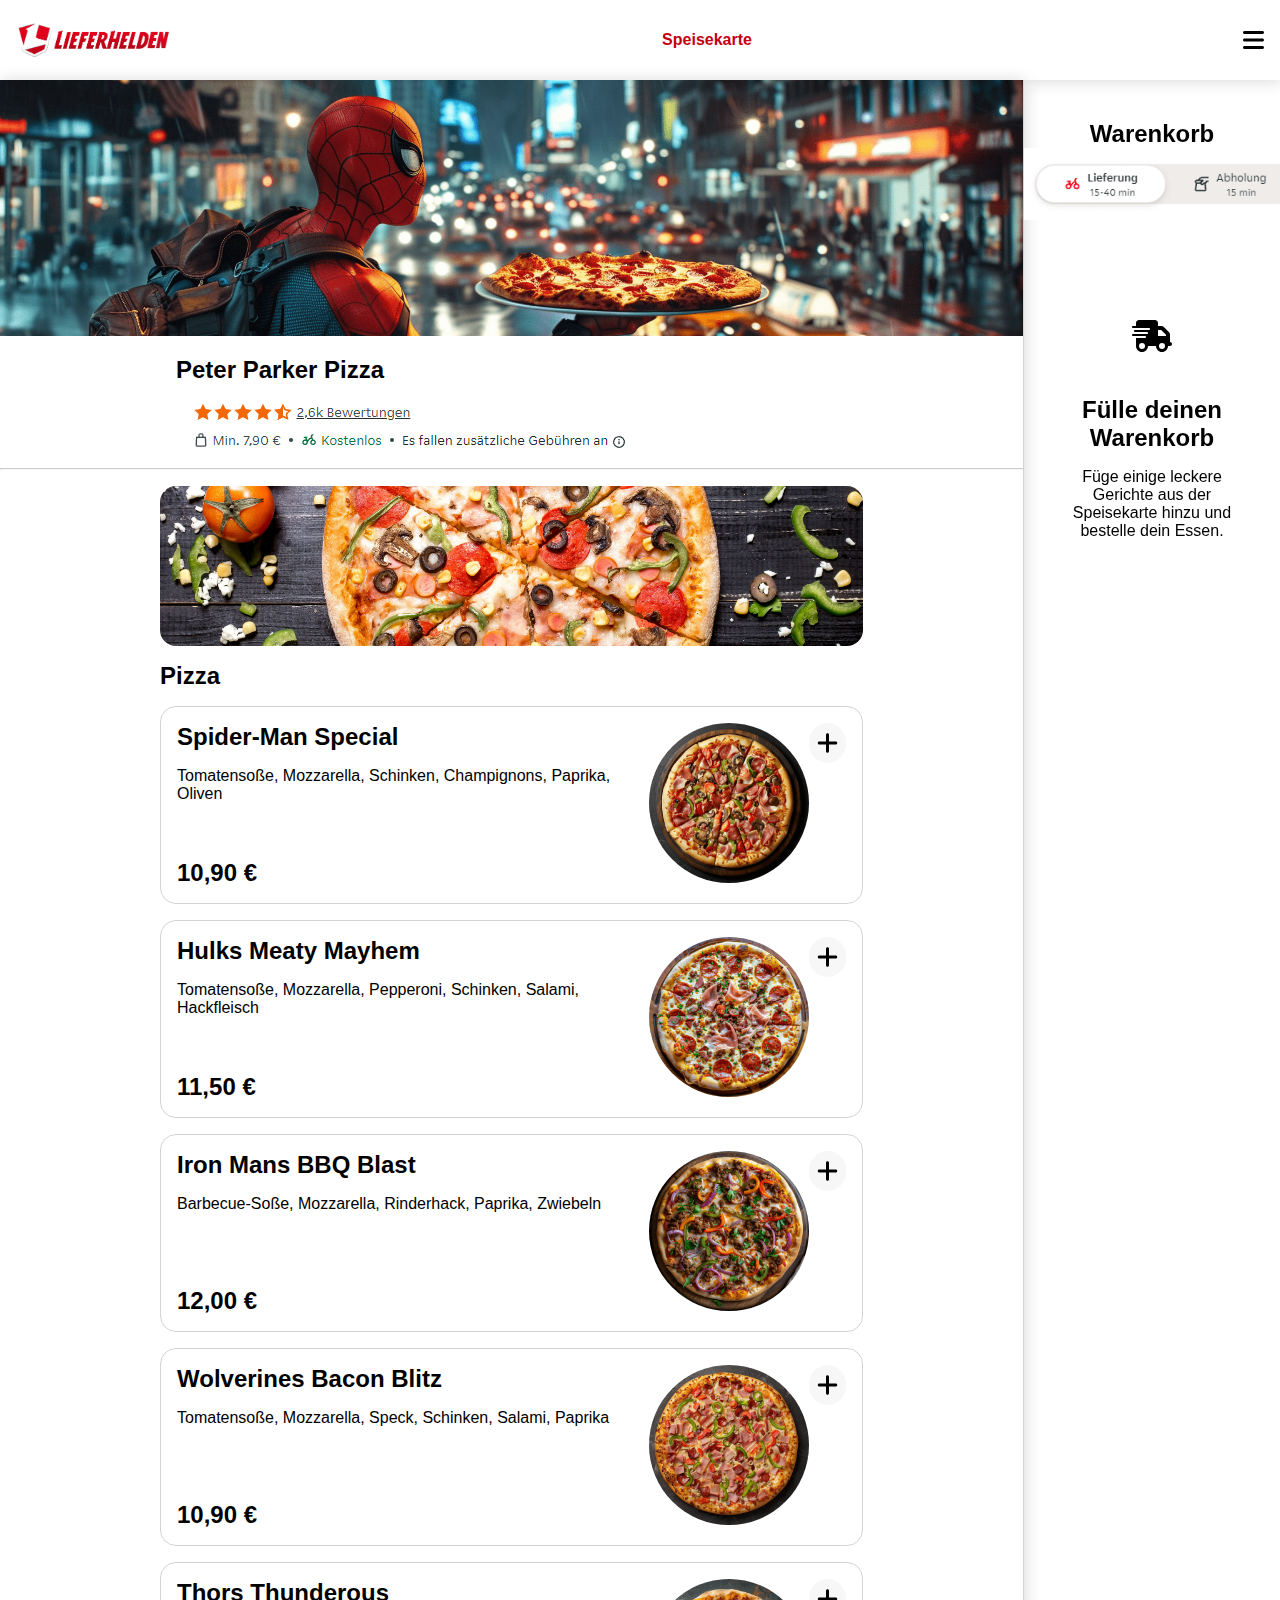
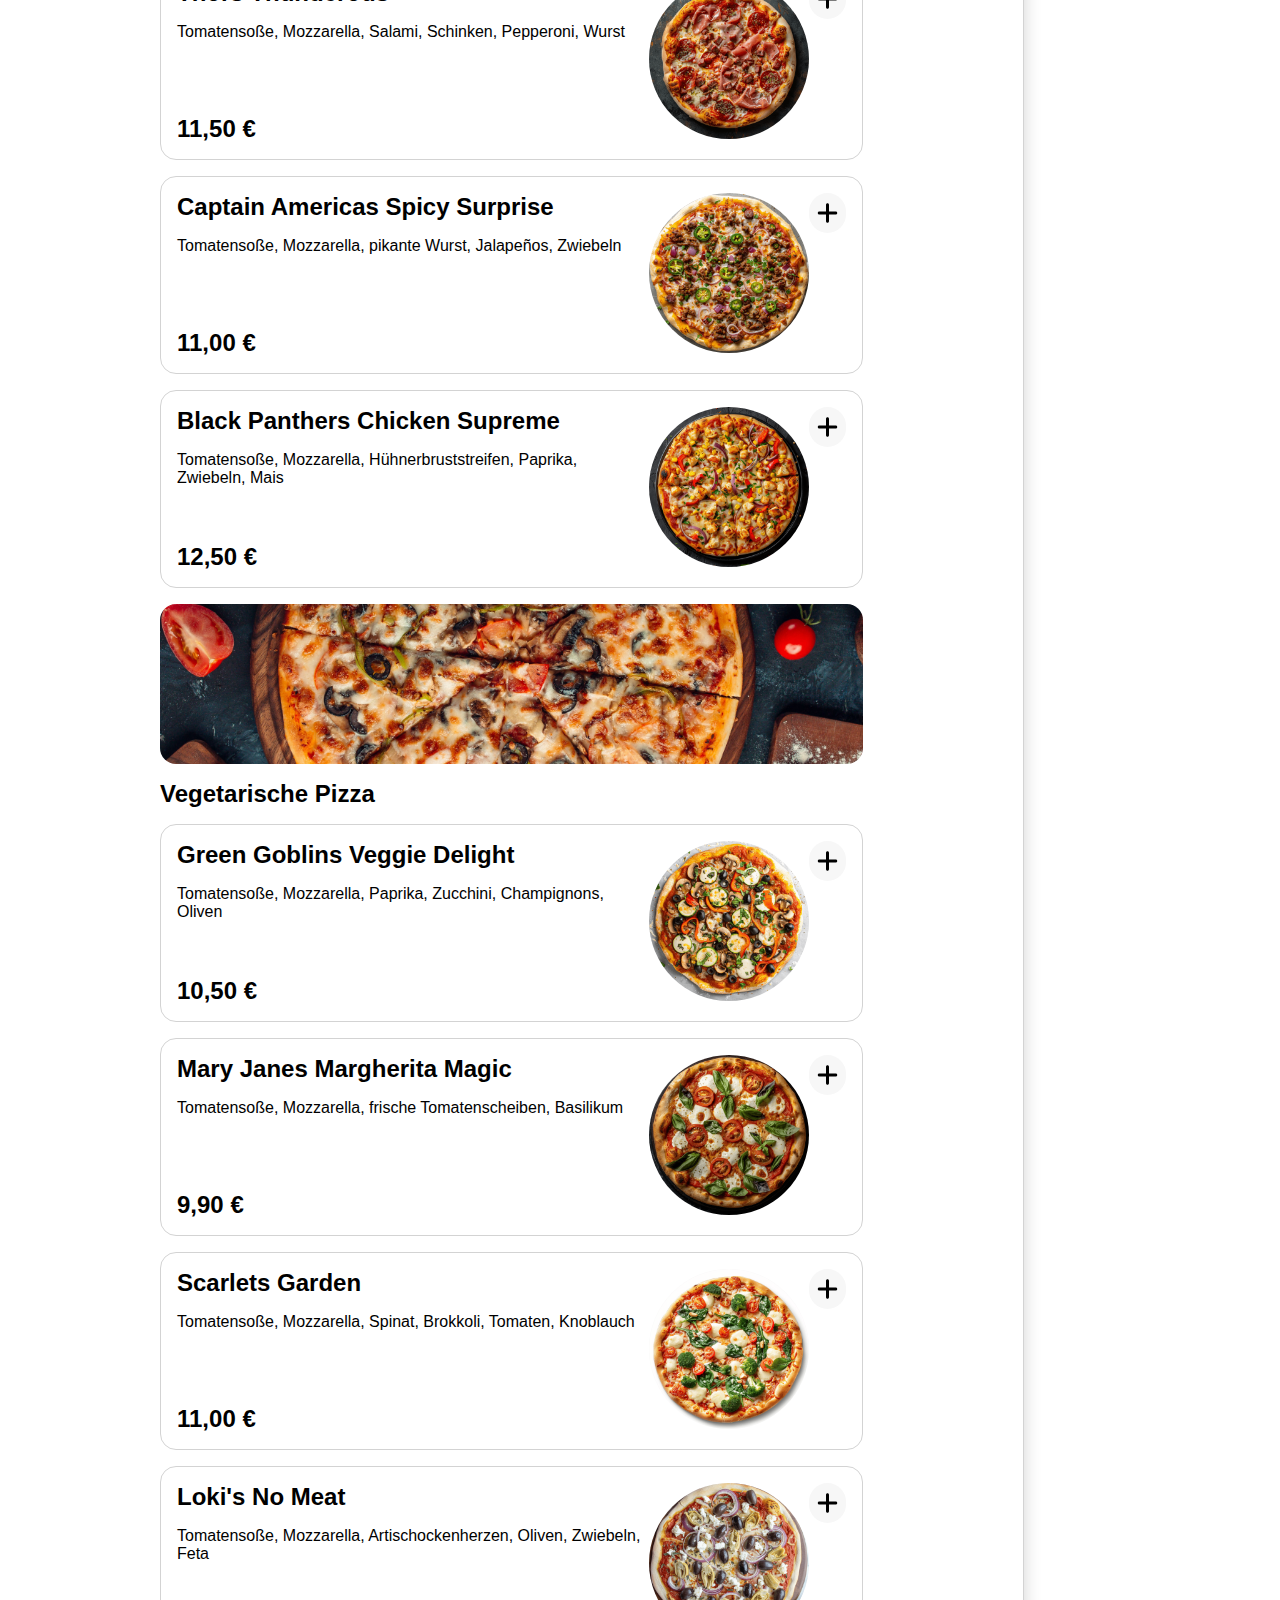
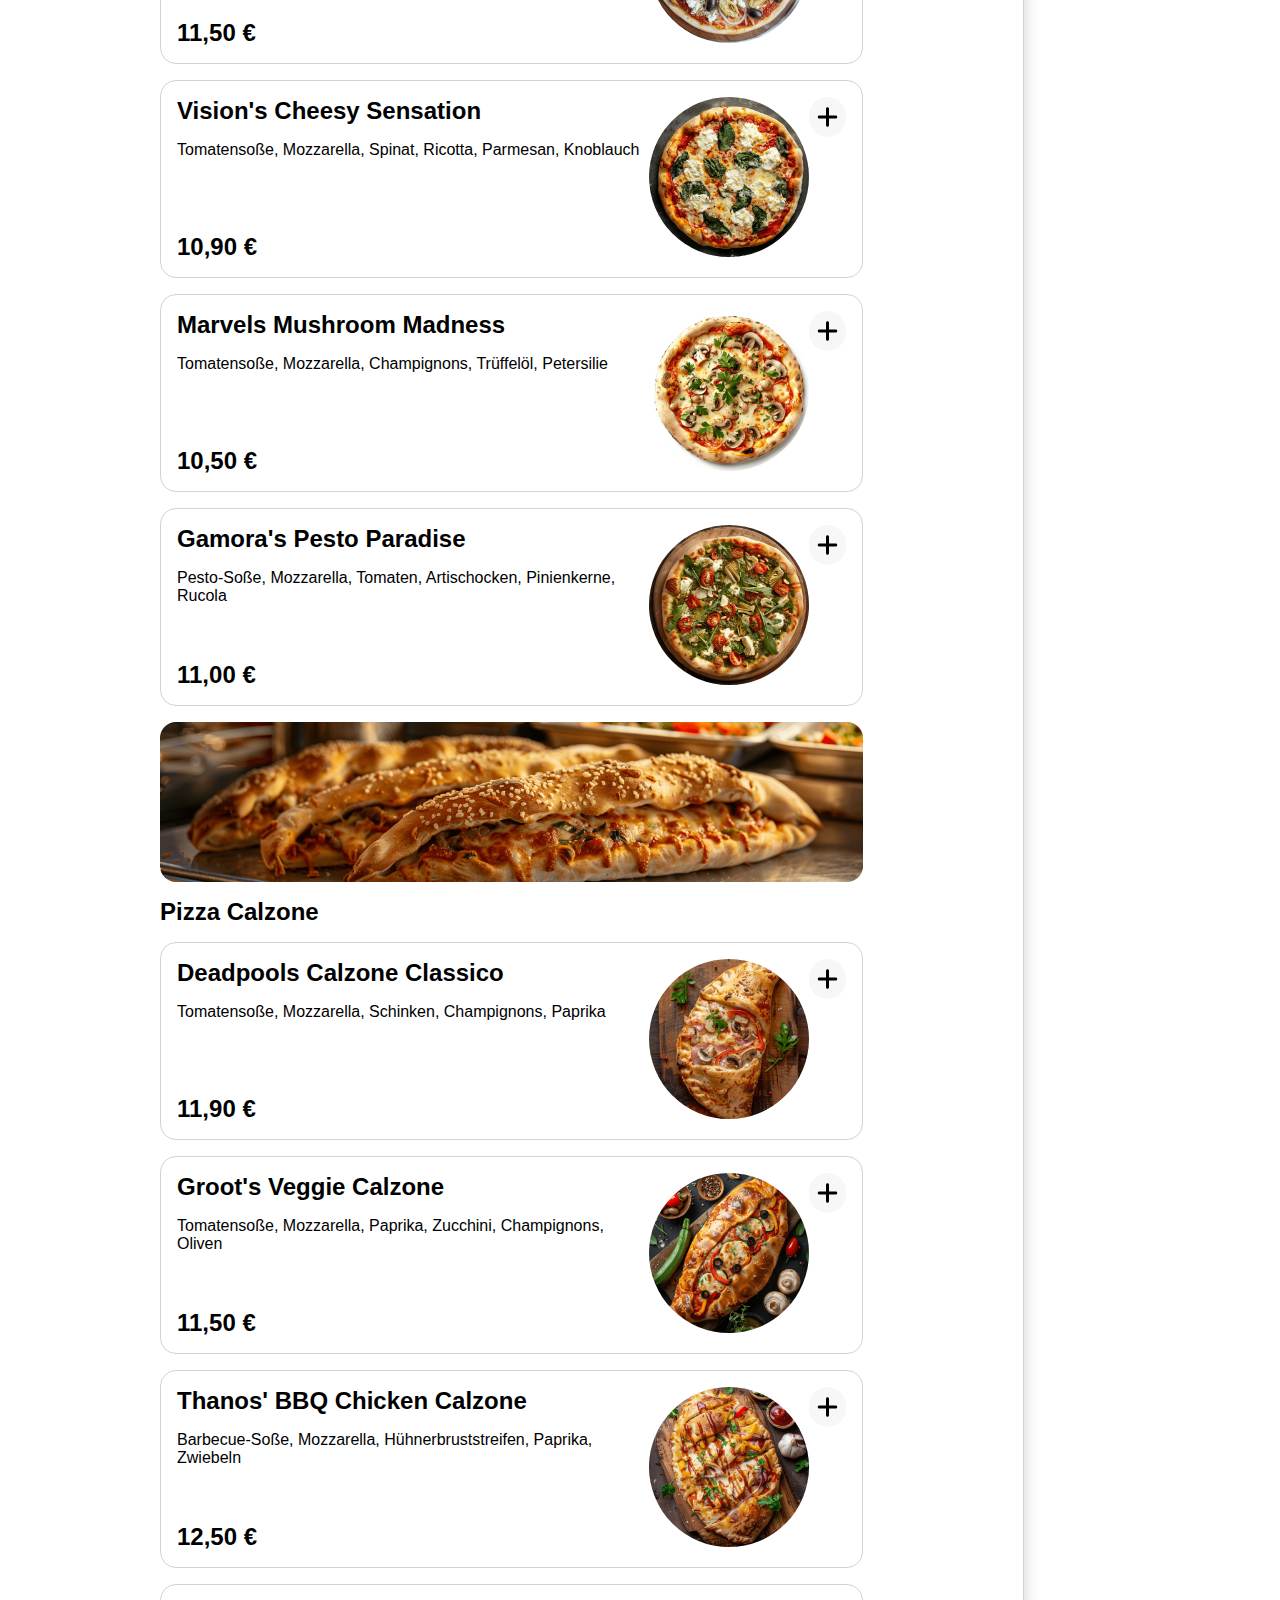
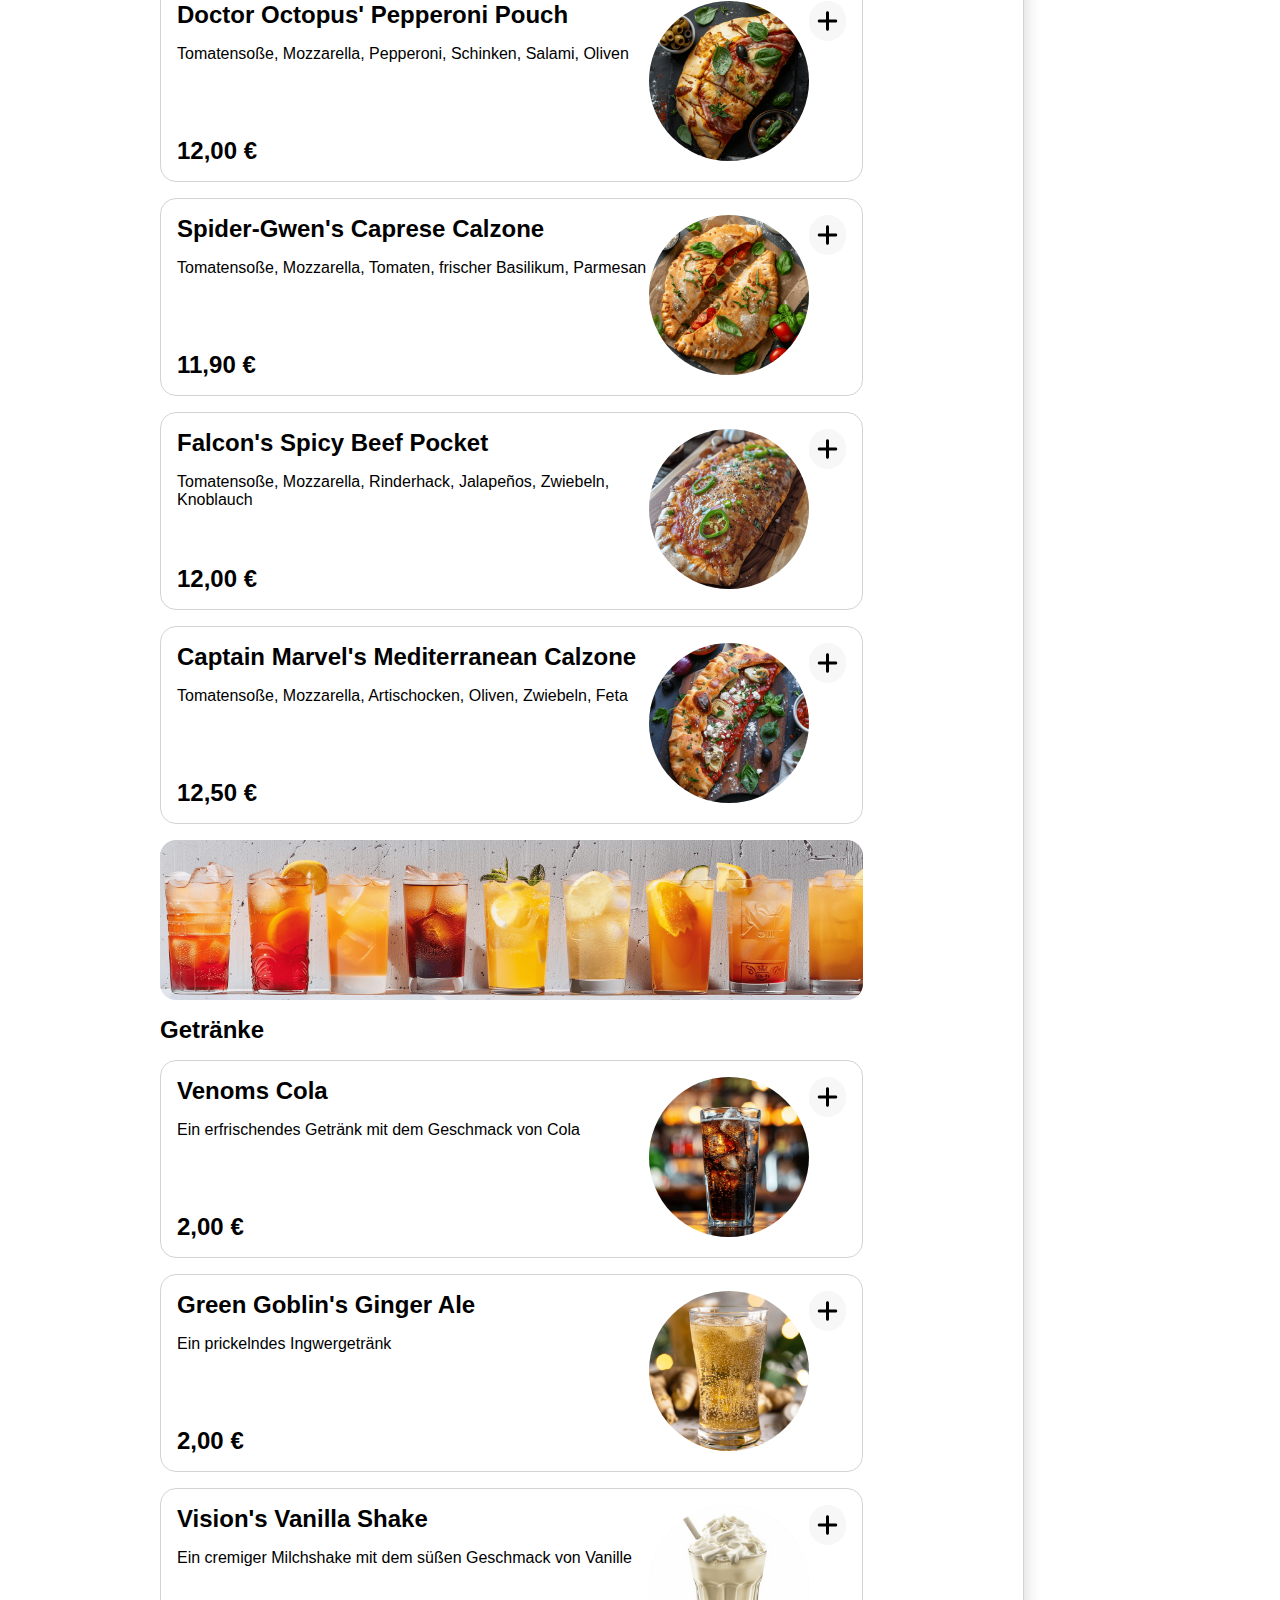
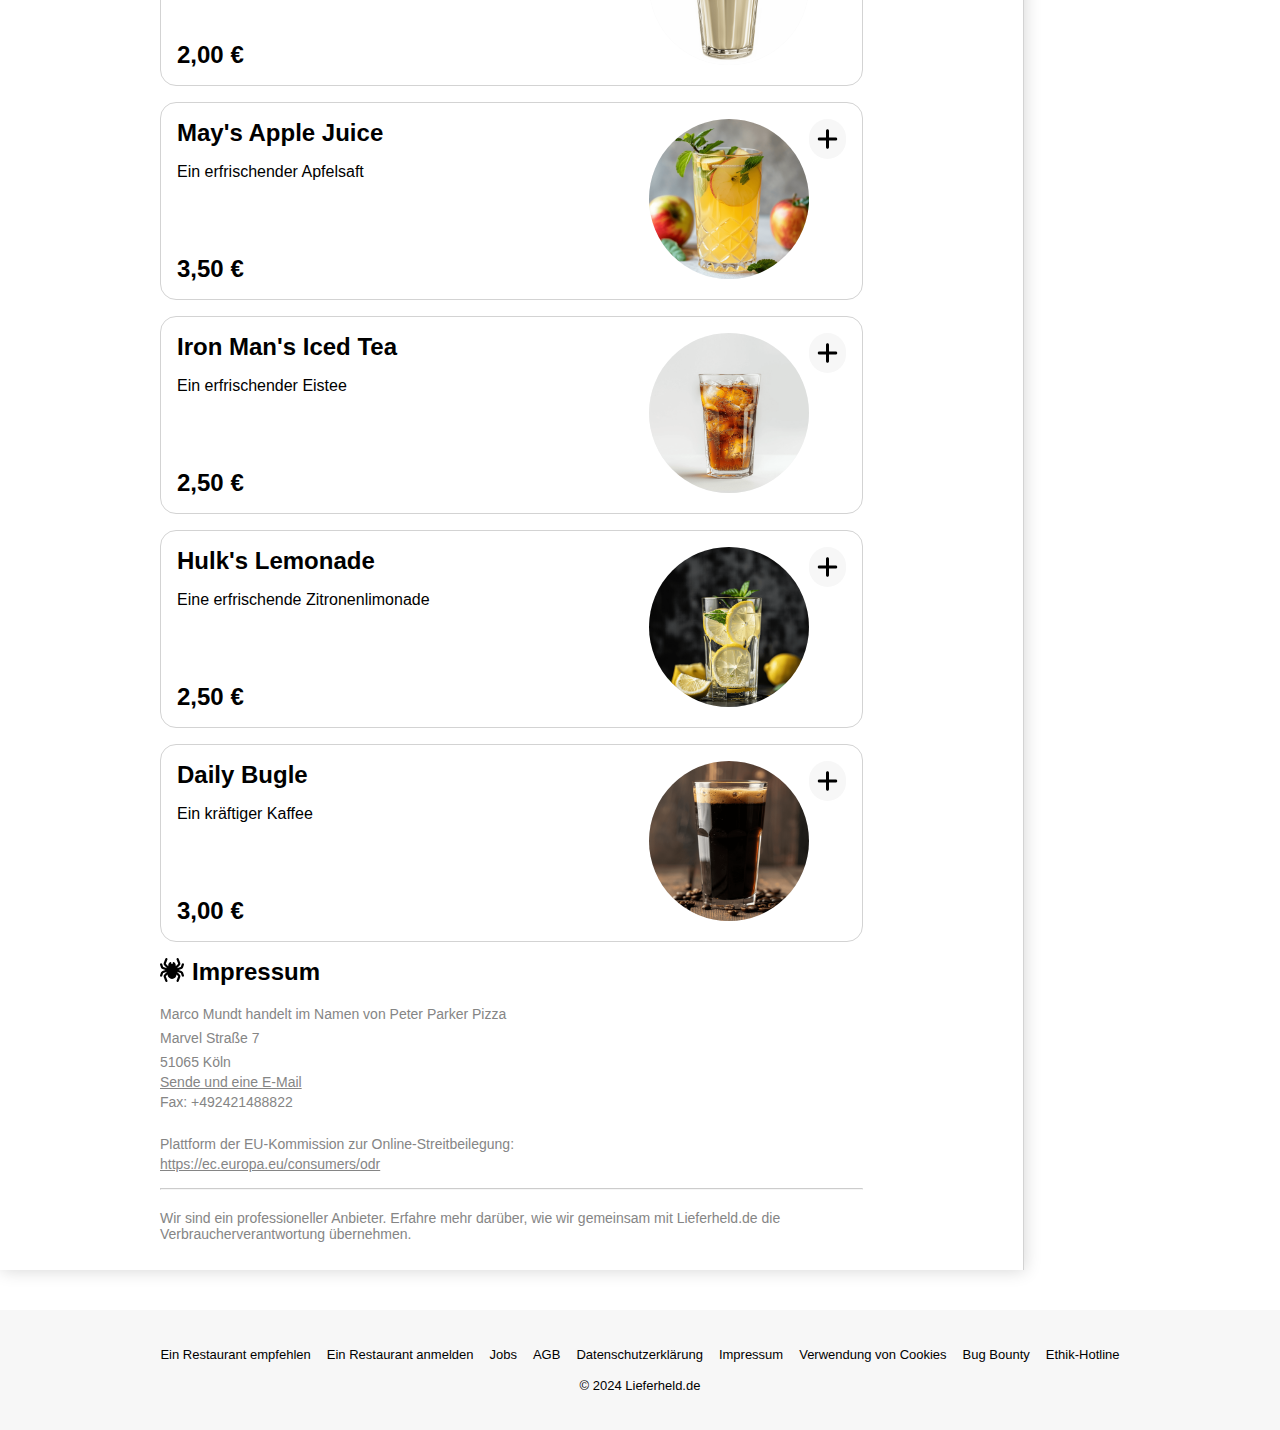
<file: index.html>
<!DOCTYPE html>
<html lang="de">
<head>
    <meta charset="UTF-8">
    <meta name="viewport" content="width=device-width, initial-scale=1.0">
    <title>lieferheld.de</title>
    <link rel="icon" type="image/x-icon" href="./img/smalllogo.png">
    <link rel="stylesheet" href="style.css">
    <script src="json_data.js"></script>
    <script src="script.js"></script> 
</head>
<body onload="loadOrderPage()">
    <header>
        <img class="mainpage_logo_big" src="./img/lieferheldlogo.png" alt="brandLogo">
        <img class="mainpage_logo_small" src="./img/smalllieferheldlogo.png" alt="brandLogo">
        <h1>Speisekarte</h1>
        <img class="burger_logo" src="./img/bars-solid.svg" alt="burgerMenuLogo">
    </header>



    <div class="order_page">
        <div class="menu_page">
            <div class="brand_header_img">
                <img src="./img/header4.png" alt="peterParkerPizzaHeader">
            </div>
            <div class="brand_name">
                <h2>Peter Parker Pizza</h2>
                <img src="./img/vote.png" alt="rating">
                    <div class="delivery_time">
                        <img src="./img/time.png" alt="deliveryTime">
                    </div>
            </div>

            <hr>

            <div class="normal_pizza_menu">
                <img src="./img/pizzanormal.jpg" alt="pizzaPicture">
                <h3>Pizza</h3>
                    <div id="pizzaContainer"></div>                    
            </div>

            <div class="normal_pizza_menu">
                <img src="./img/pizzaveggie.jpg" alt="pizzaPicture">
                <h3>Vegetarische Pizza</h3>
                    <div id="vegetarContainer"></div>            
            </div>

            <div class="normal_pizza_menu">
                <img src="./img/pizzacalzone.png" alt="pizzaPicture">
                <h3>Pizza Calzone</h3>
                    <div id="calzoneContainer"></div>                   
            </div>

            <div class="normal_pizza_menu">
                <img src="./img/drinks.png" alt="pizzaPicture">
                <h3>Getränke</h3>
                    <div id="drinkContainer"></div>        
            </div>

            <div class="impressum_card">
                <div class="impressum_headline">
                    <img src="./img/spider-solid.svg" alt="ImpressumIcon">
                    <h4>Impressum</h4>
                </div>
                <div class="impressum_info">
                <p>Marco Mundt handelt im Namen von Peter Parker Pizza</p>
                <p>Marvel Straße 7</p>
                <p>51065 Köln</p>
                <a href="">Sende und eine E-Mail</a>
                <p>Fax: +492421488822</p>
                <br>
    
                <p>Plattform der EU-Kommission zur Online-Streitbeilegung:</p>
                <a target="_blank" href="https://ec.europa.eu/consumers/odr">https://ec.europa.eu/consumers/odr</a>
    
                <hr>
    
                <p>Wir sind ein professioneller Anbieter. Erfahre mehr darüber, wie wir gemeinsam mit Lieferheld.de die Verbraucherverantwortung übernehmen.</p>
                </div>  
            </div>
        </div>

        <div class="shopping_cart_big">
            <div class="shopping_cart_headline">
                <h4>Warenkorb</h4>
                <img src="./img/time.png" alt="">
            </div>

            <div id="deliveryContainer" class="ready_to_delivery">

            </div>
<!--
            
                <div class="one_of_delivery">
                    <div class="amount_name_price">
                        <p>1</p>
                        <p>Thanos' BBQ Chicken Calzone</p>
                        <p>3,00 €</p>
                    </div>
                    <div class="how_mutch">
                        <img class="cursor_pointer" onclick="removeOneDish()" src="./img/minus-solid.svg" alt="minusIcon">
                        <p>1</p>
                        <img class="cursor_pointer" onclick="addOneDish()" src="./img/plus-solid.svg" alt="plusIcon">
                    </div>
                </div>

                <div class="pay_delivery">
                    <div class="space_between">
                        <p>Zwischensumme</p>
                        <p>21,96 €</p>
                    </div>
                    <div class="space_between">
                        <p>Lieferkosten</p>
                        <p>Kostenlos</p>
                    </div>
                    <div class="space_between">
                        <p>Gesamt</p>
                        <p>21,96 €</p>
                    </div>
                    <button class="cursor_pointer">Bezahlen (Preis) €</button>
                </div>
            
   -->
     
            <div id="deliveryPlaceholder" class="delivery_truck">
                <img src="./img/truck-fast-solid.svg" alt="deliveryTruck">
                <h4>Fülle deinen Warenkorb</h4>
                <p>Füge einige leckere Gerichte aus der Speisekarte hinzu und bestelle dein Essen.</p>
            </div>
       
        </div>

        
    </div>

   
    
  

    <footer>
        <div class="footer_links">
            <a href="">Ein Restaurant empfehlen</a>
            <a href="">Ein Restaurant anmelden</a>
            <a href="">Jobs</a>
            <a href="">AGB</a>
            <a href="">Datenschutzerklärung</a>
            <a href="">Impressum</a>
            <a href="">Verwendung von Cookies</a>
            <a href="">Bug Bounty</a>
            <a href="">Ethik-Hotline</a>
        </div>
        <div>
            <p>© 2024 Lieferheld.de</p>
        </div>
    </footer>

    <div id="smallShoppingCartClosed" class="shopping_cart_small_closed">
        <div>
            <button onclick="openShoppingCart()">Warenkorb (Preis) €</button>
        </div>
    </div>

    <div id="smallShoppingCartOpen" class="shopping_cart_small_open d_none">

        <div class="cancel_menu">
            <img onclick="closeShoppingCart()" class="cursor_pointer" src="./img/xmark-solid.svg" alt="xIcon">
        </div>
                    <div class="amount_name_price how_mutch">
                        <div class="display_flex">
                            <p>1</p>
                            <p>Thanos' BBQ Chicken Calzone</p>
                            <p>3,00 €</p>
                        </div>
                        <div class="display_flex">
                            <img class="cursor_pointer" onclick="removeOneDish()" src="./img/minus-solid.svg" alt="minusIcon">
                            <p>1</p>
                            <img class="cursor_pointer" onclick="addOneDish()" src="./img/plus-solid.svg" alt="plusIcon">
                        </div>
                    </div>

                    <div class="pay_delivery">
                    <div class="space_between margin_site">
                        <p>Zwischensumme</p>
                        <p>21,96 €</p>
                    </div>
                    <div class="space_between margin_site">
                        <p>Lieferkosten</p>
                        <p>Kostenlos</p>
                    </div>
                    <div class="space_between margin_site">
                        <p>Gesamt</p>
                        <p>21,96 €</p>
                    </div>
                    <button class="cursor_pointer">Bezahlen (Preis) €</button>
                </div>
    </div>
    
</body>
</html>
</file>
<file: style.css>
* {
    margin: 0;
    padding: 0;
    font-family: sans-serif;
    scrollbar-width: auto;
    scrollbar-color: #ffffff #c30010;
}

  *::-webkit-scrollbar {
    width: 16px;
  }

  *::-webkit-scrollbar-track {
    background: #c30010;
  }

  *::-webkit-scrollbar-thumb {
    background-color: #fffb00;
    border-radius: 10px;
    border: 3px solid #ffffff;
  }

header {
    height: 80px;
    display: flex;
    justify-content: space-between;
    align-items: center;
    padding: 0 16px;
    box-shadow: 1px 1px 16px #d8d8d8;
}

.mainpage_logo_big {
    height: 40px;
}

.mainpage_logo_small {
    display: none;
}

h1 {
    font-size: 16px;
    color: #c30010;
}

.burger_logo {
    height: 24px;
}

.order_page {
    display: flex;
}

.menu_page {
    width: 80vw;
    height: fit-content;
    border-right: lightgray solid 1px;
    box-shadow: 1px 1px 16px #d8d8d8;
}

.brand_header_img img {
    width: 100%;
    object-fit: cover;
}

.brand_name {
    height: 80px;
    margin: 0 160px;
    padding: 16px;
}

h2 {
    font-weight: bold;
}

hr {
    margin: 16px 0;
    opacity: 0.5;
    border-right: lightgray solid 1px;
    box-shadow: 10px 10px 160px #d8d8d8;
}

.normal_pizza_menu {
    display: flex;
    flex-direction: column;
    margin: 0 160px;
}

.normal_pizza_menu img {
    height: 160px;
    object-fit: cover;
    border-radius: 16px;
}

h3 {
    margin: 16px 0;
    font-size: 24px;
}

.eat_container {
    border: lightgray solid 1px;
    border-radius: 16px;
    margin-bottom: 16px;
    padding: 16px;
    display: flex;
    justify-content: space-between;
    cursor: pointer;
}

.eat_container:hover {
    background-color: #f7f7f7;
}

.eat_container img {
    height: 24px;
    background-color: #f7f7f7;
    padding: 8px;
    border-radius: 48px;
}

.menu_and_price {
    display: flex;
    flex-direction: column;
    justify-content: space-between;
    flex: 1;
}

.pizza_mini_img img {
    height: 160px;
    padding: 0;
    border-radius: 160px;
}

h4 {
    font-size: 24px;
}

.eat_container p {
    margin: 16px 0;
}

.impressum_card {
    margin: 0 160px 24px;
}

.impressum_headline {
    display: flex;
    gap: 8px;
}

.impressum_headline img {
    height: 24px;
}

.impressum_card h4 {
    margin-bottom: 16px;
}

.impressum_card p {
    margin: 4px 0;
    font-size: 14px;
    color: #858585;
}

.impressum_card a {
    color: black;
    font-size: 14px;
    color: #858585;
}

.impressum_info {
    display: flex;
    flex-direction: column;
    justify-content: flex-start;
}

.shopping_cart_big {
    width: 20vw;
    height: 40px;
    display: flex;
    flex-direction: column;
    text-align: center;
    position: sticky;
    top: 0;
}

.shopping_cart_big h4 {
    margin-top: 40px;
}

.shopping_cart_headline img {
    height: 80px;
}

.one_of_delivery {
    display: flex;
    flex-direction: column;
    justify-content: center;
}

.amount_name_price {
    display: flex;
    justify-content: space-around;
}

.how_mutch {
    display: flex;
    justify-content: flex-end;
    align-items: center;
    margin-right: 16px;
}

.how_mutch img {
    height: 24px;
    margin: 16px;
    padding: 8px;
    background-color: #d8d8d8;
    border-radius: 24px;
}

.pay_delivery {
    display: flex;
    flex-direction: column;
    margin: 16px;
}

.pay_delivery button {
    margin: 24px;
    padding: 8px;
    font-size: 24px;
    border-radius: 24px;
    background-color: #c30010;
    color: white;
    border: none;
    text-align: center;
}

.space_between {
    display: flex;
    justify-content: space-between;
}

.margin_site {
    margin: 0 16px;
}

.delivery_truck {
    margin: 16px 16px;
}

.delivery_truck img {
    height: 32px;
    margin-top: 80px;
}

.delivery_truck h4 {
    margin-top: 40px;
}

.delivery_truck p {
    margin: 16px;
}

.shopping_cart_small_closed {
    display: none;
}

.shopping_cart_small_open {
    display: none;
}

.shopping_cart_small_closed button {
    padding: 8px 40px;
    font-size: 24px;
    border-radius: 24px;
    background-color: #c30010;
    color: white;
    border: none;
    text-align: center;
    cursor: pointer;
}

.shopping_cart_small_open button {
    padding: 8px 40px;
    font-size: 24px;
    border-radius: 24px;
    background-color: #c30010;
    color: white;
    border: none;
    text-align: center;
    cursor: pointer;
}

footer {
    height: 120px;
    background-color: #f7f7f7;
    display: flex;
    flex-direction: column;
    align-items: center;
    margin-top: 40px;
    justify-content: center;
    gap: 16px;
}

.footer_links {
    display: flex;
    gap: 16px;
}

.footer_links a {
    text-decoration: none;
    color: black;
    font-size: 13px;
}

.footer_links a:hover {
    text-decoration: underline;
}

footer p {
    font-size: 13px;
}

.cursor_pointer {
    cursor: pointer;
}

@media(max-width: 1440px) {
    .shopping_cart_headline img {
        height: 72px;
    }
}

@media(max-width: 1024px) {
    .shopping_cart_headline img {
        display: none;
    }

    .shopping_cart_big {
        display: none;
    }

    .shopping_cart_small_closed {
        height: 10vh;
        bottom: 0;
        background-color: #f7f7f7;
        position: sticky;
        width: 100%;
        z-index: 100;
        display: flex;
        justify-content: center;
        align-items: center;
    }

    .shopping_cart_small_open {
        height: 100vh;
        position: sticky;
        bottom: 0;
        background-color: #f7f7f7;
        width: 100%;
        z-index: 100;
        display: flex;
        flex-direction: column;
    }

    .cancel_menu {
        display: flex;
        justify-content: flex-end;
        margin: 24px 24px;
    }

    .cancel_menu img {
        height: 32px;
    }

    .amount_name_price {
        justify-content: space-around;
    }

    .how_mutch {
        display: flex ;
        justify-content: space-around;
    }

    .display_flex {
        display: flex;
        align-items: center;
    }

    .menu_page {
        width: 100vw;
        height: fit-content;
    }

    .brand_name {
        height: 80px;
        margin: 0 24px;
        padding: 16px;
    }

    .normal_pizza_menu {
        margin: 0 24px;
    }

    footer {
        height: 400px;
    }

    .footer_links {
        display: flex;
        flex-direction: column;
        gap: 16px;
        text-align: center;
    }

    .brand_name {
        height: 160px;
    }

    .delivery_time {
        display: flex;
        justify-content: center;
    }

    .impressum_card {
        margin: 0 24px 24px;
    }    
}

.d_none {
    display: none;
}

@media(max-width: 770px) {
    .brand_name {
        height: 160px;
    }
}

@media(max-width: 440px) {
    .brand_name {
        height: 120px;
    }
    
    .brand_name img {
        height: 56px;
    }

    .mainpage_logo_big {
        display: none;
    }

    .mainpage_logo_small {
        display: block;
        height: 48px;
    }

    .pizza_mini_img img {
        display: none;
    }

    .how_mutch {
        flex-direction: column;
    }
}

@media(max-width: 320px) {
    .brand_name img {
        height: 40px;
    }

    .brand_name {
        height: 80px;
    }

    h4 {
        font-size: 16px;
    }
}
</file>
